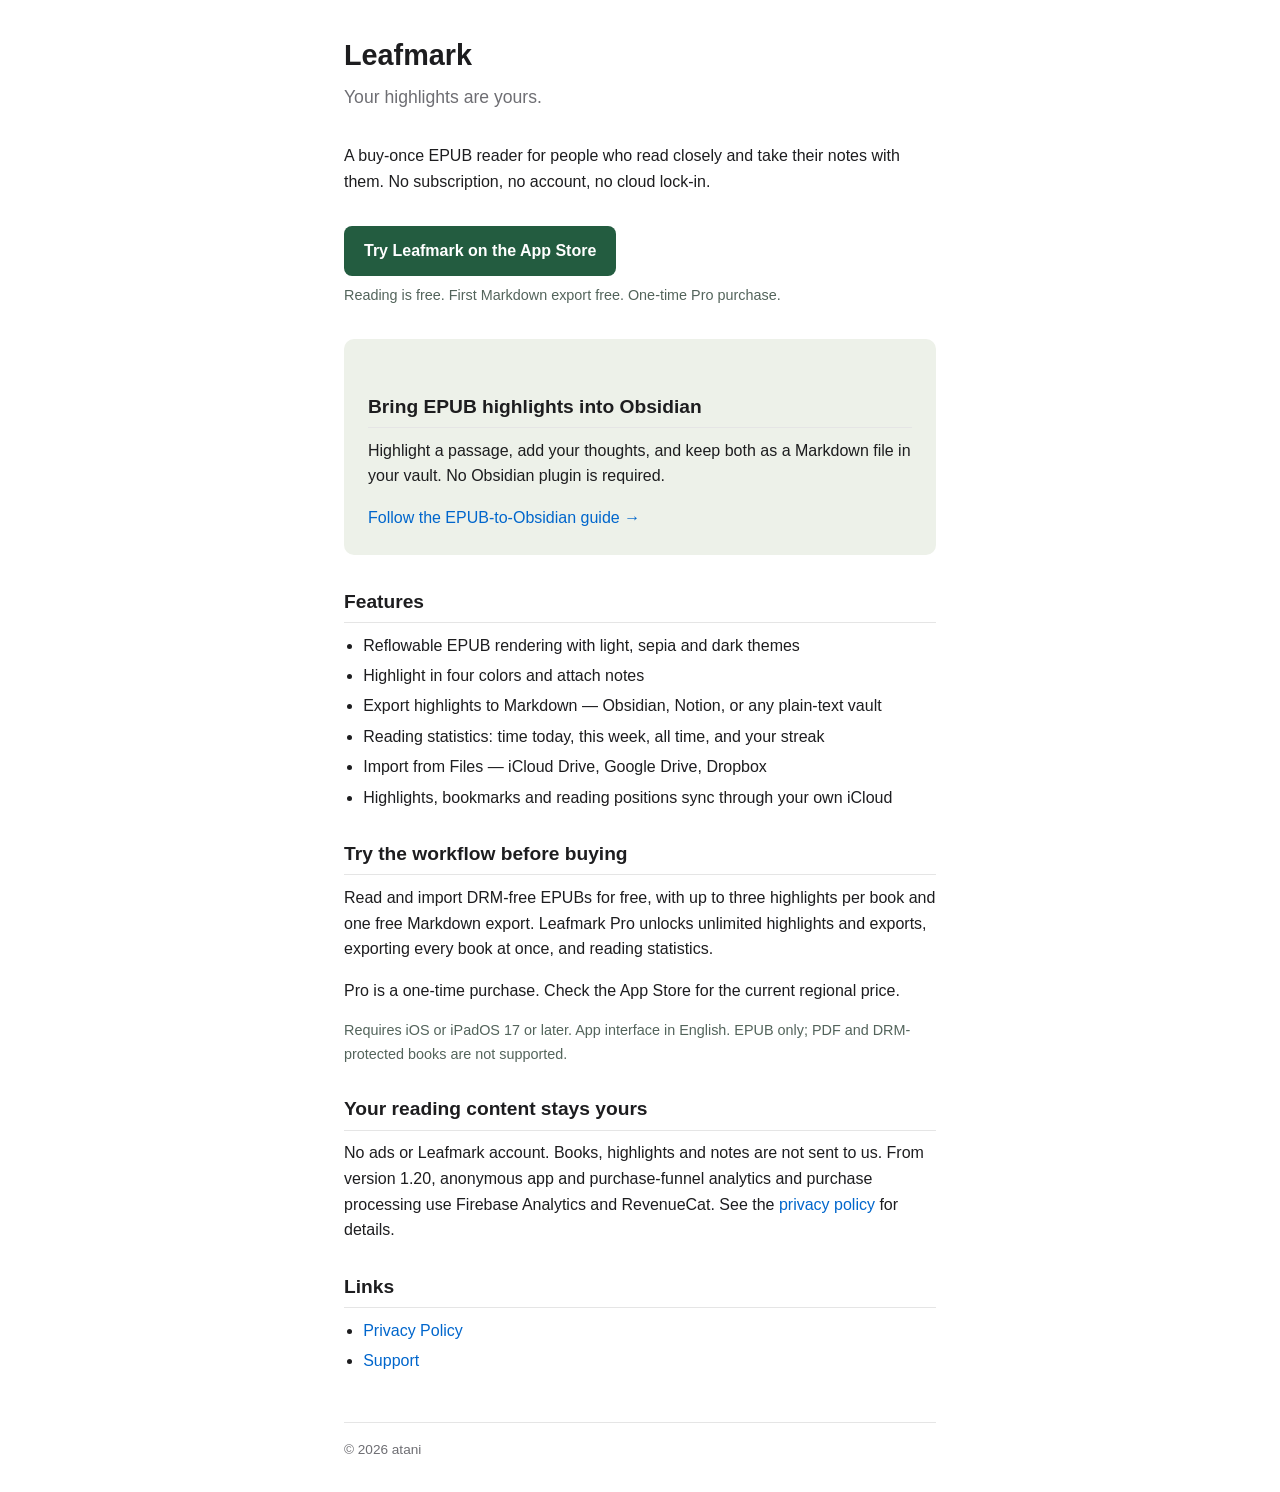
<file: index.html>
<!DOCTYPE html>
<html lang="en">
<head>
<meta charset="utf-8">
<meta name="viewport" content="width=device-width, initial-scale=1">
<title>Leafmark — EPUB Reader with Markdown Highlight Export</title>
<meta name="description" content="Read EPUBs on iPhone and iPad, highlight passages, and export reading notes to Markdown for Obsidian. Reading and your first export are free.">
<link rel="canonical" href="https://atani.github.io/leafmark-app/">
<meta name="apple-itunes-app" content="app-id=6781045740">
<meta property="og:type" content="website">
<meta property="og:title" content="Leafmark — Your highlights are yours">
<meta property="og:description" content="Keep EPUB highlights as Markdown. Read for free and try your first export free on iPhone and iPad.">
<meta property="og:url" content="https://atani.github.io/leafmark-app/">
<style>
  * { margin: 0; padding: 0; box-sizing: border-box; }
  body { font-family: -apple-system, BlinkMacSystemFont, "Segoe UI", Roboto, sans-serif; color: #1d1d1f; line-height: 1.6; max-width: 640px; margin: 0 auto; padding: 2rem 1.5rem; }
  h1 { font-size: 1.8rem; margin-bottom: .3rem; }
  .tagline { color: #6e6e73; font-size: 1.1rem; margin-bottom: 2rem; }
  h2 { font-size: 1.2rem; margin: 1.8rem 0 .6rem; border-bottom: 1px solid #e5e5e5; padding-bottom: .3rem; }
  ul { padding-left: 1.2rem; margin-bottom: 1rem; }
  li { margin-bottom: .3rem; }
  a { color: #0066cc; text-decoration: none; }
  a:hover { text-decoration: underline; }
  a:focus-visible { outline: 3px solid #235c40; outline-offset: 4px; }
  .button { display: inline-block; background: #235c40; color: white; border-radius: 8px; padding: 12px 20px; margin: 1rem 0 .5rem; font-weight: 600; }
  .fine { color: #53645b; font-size: .9rem; }
  .guide { background: #edf1e9; padding: 1.5rem; border-radius: 10px; margin: 2rem 0; }
  p { margin-bottom: 1rem; }
  footer { margin-top: 3rem; padding-top: 1rem; border-top: 1px solid #e5e5e5; color: #6e6e73; font-size: .85rem; }
</style>
</head>
<body>
<main>
<h1>Leafmark</h1>
<p class="tagline">Your highlights are yours.</p>

<p>A buy-once EPUB reader for people who read closely and take their notes with them. No subscription, no account, no cloud lock-in.</p>
<a class="button" href="https://apps.apple.com/app/apple-store/id6781045740?pt=129044417&amp;ct=lf-web-home&amp;mt=8">Try Leafmark on the App Store</a>
<p class="fine">Reading is free. First Markdown export free. One-time Pro purchase.</p>

<section class="guide">
<h2>Bring EPUB highlights into Obsidian</h2>
<p>Highlight a passage, add your thoughts, and keep both as a Markdown file in your vault. No Obsidian plugin is required.</p>
<a href="epub-highlights-to-obsidian/">Follow the EPUB-to-Obsidian guide →</a>
</section>

<h2>Features</h2>
<ul>
  <li>Reflowable EPUB rendering with light, sepia and dark themes</li>
  <li>Highlight in four colors and attach notes</li>
  <li>Export highlights to Markdown — Obsidian, Notion, or any plain-text vault</li>
  <li>Reading statistics: time today, this week, all time, and your streak</li>
  <li>Import from Files — iCloud Drive, Google Drive, Dropbox</li>
  <li>Highlights, bookmarks and reading positions sync through your own iCloud</li>
</ul>

<h2>Try the workflow before buying</h2>
<p>Read and import DRM-free EPUBs for free, with up to three highlights per book and one free Markdown export. Leafmark Pro unlocks unlimited highlights and exports, exporting every book at once, and reading statistics.</p>
<p>Pro is a one-time purchase. Check the App Store for the current regional price.</p>
<p class="fine">Requires iOS or iPadOS 17 or later. App interface in English. EPUB only; PDF and DRM-protected books are not supported.</p>

<h2>Your reading content stays yours</h2>
<p>No ads or Leafmark account. Books, highlights and notes are not sent to us. From version 1.20, anonymous app and purchase-funnel analytics and purchase processing use Firebase Analytics and RevenueCat. See the <a href="privacy.html">privacy policy</a> for details.</p>

<h2>Links</h2>
<ul>
  <li><a href="privacy.html">Privacy Policy</a></li>
  <li><a href="support.html">Support</a></li>
</ul>
</main>

<footer>&copy; 2026 atani</footer>
</body>
</html>
</file>
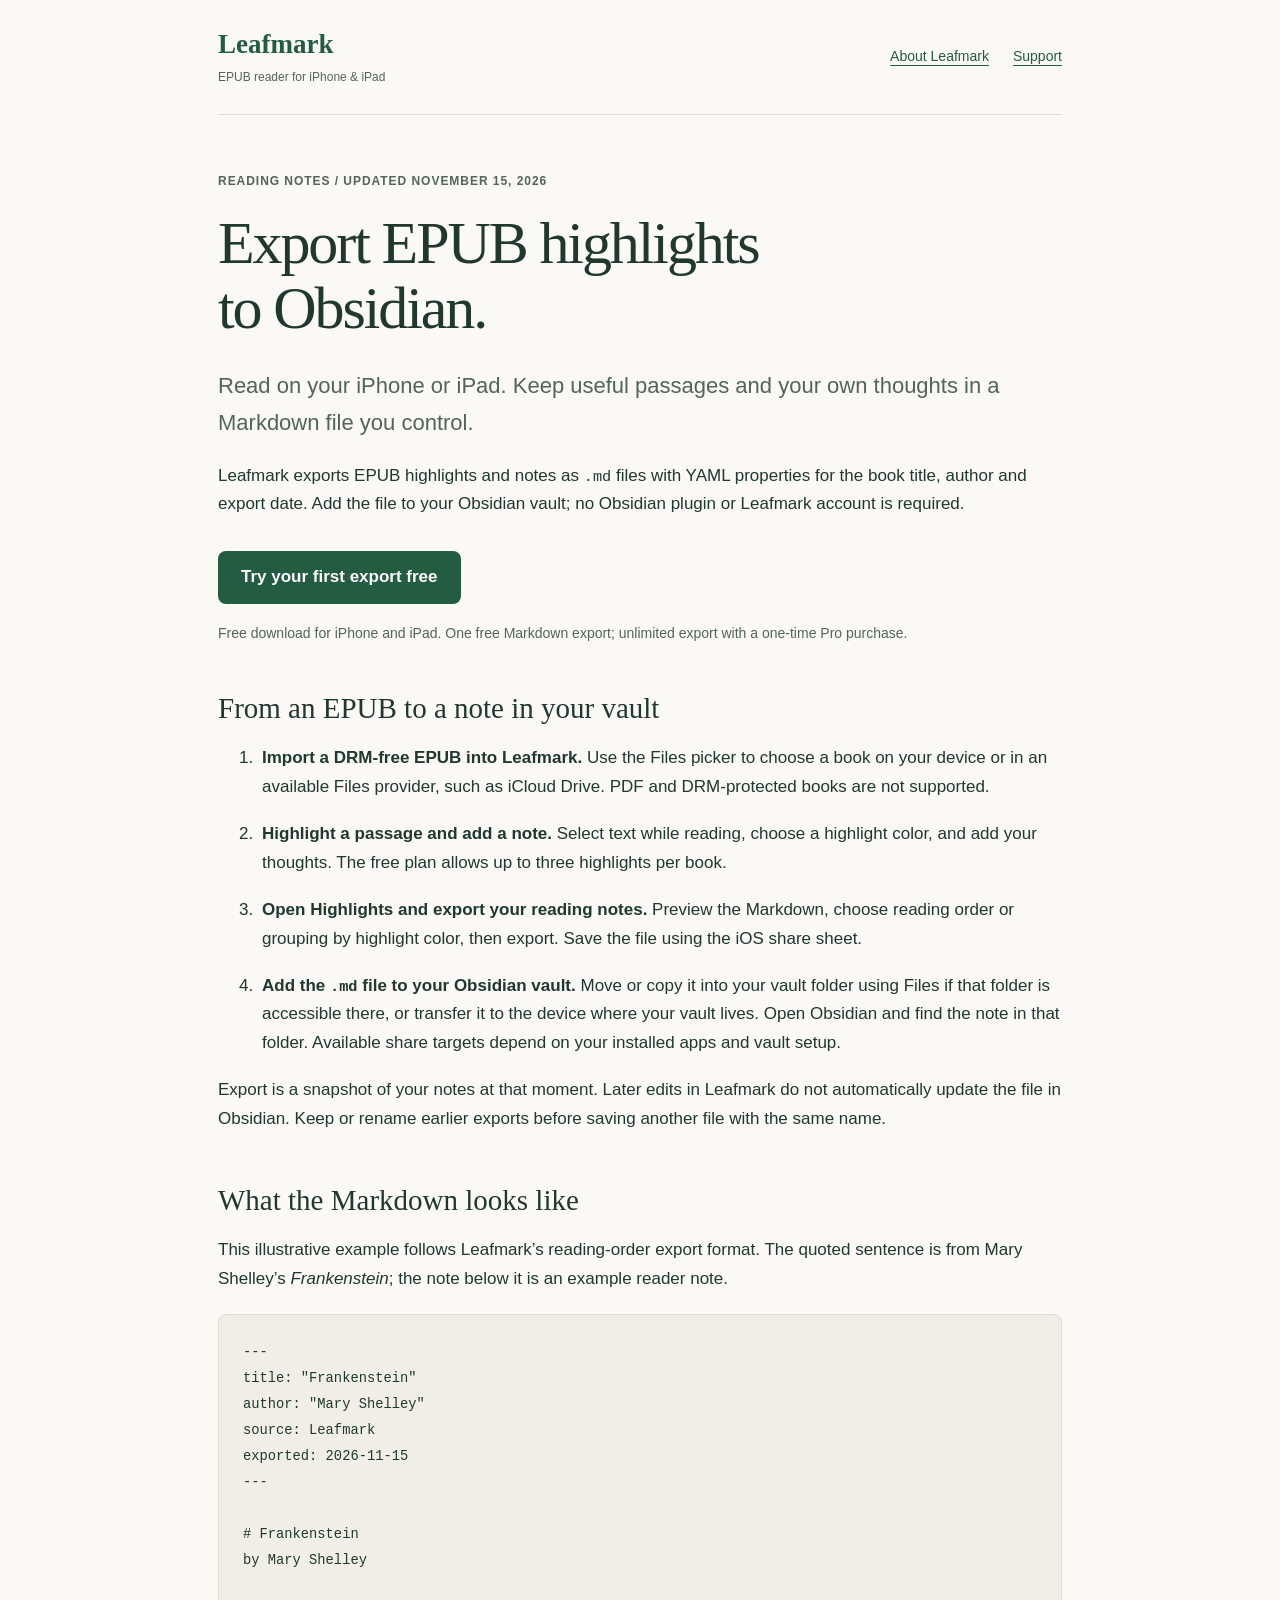
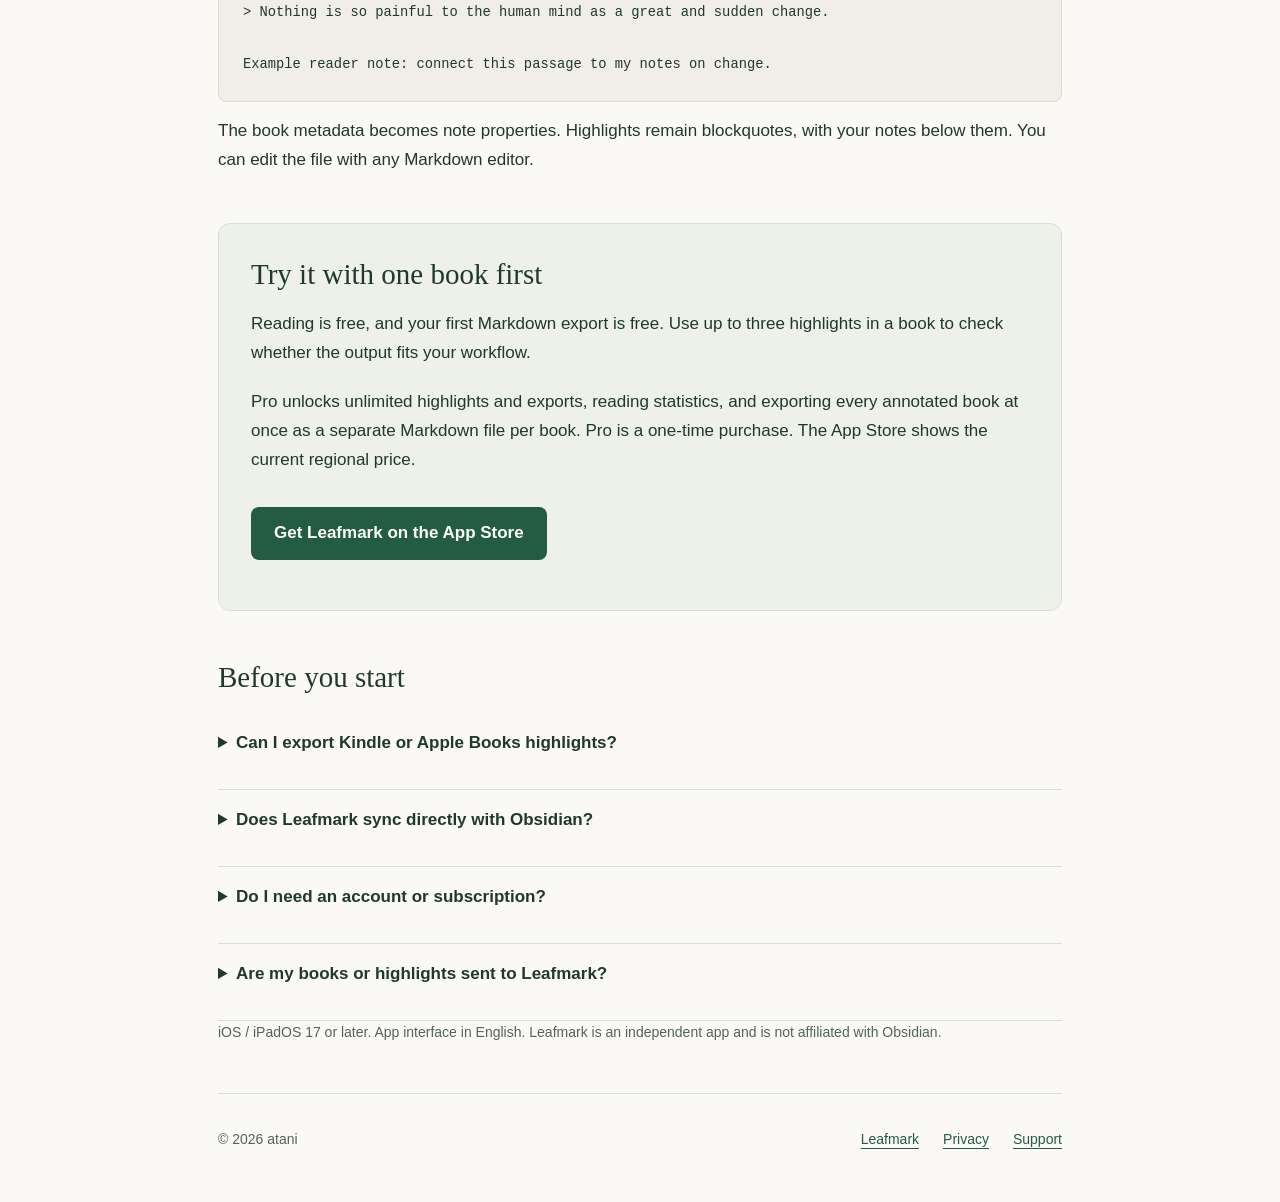
<file: epub-highlights-to-obsidian/index.html>
<!DOCTYPE html>
<html lang="en">
<head>
<meta charset="utf-8">
<meta name="viewport" content="width=device-width, initial-scale=1">
<title>Export EPUB Highlights to Obsidian on iPhone &amp; iPad — Leafmark</title>
<meta name="description" content="Turn EPUB highlights into Markdown notes for Obsidian with Leafmark. Follow the iPhone and iPad workflow, inspect a sample .md file, and try your first export free.">
<link rel="canonical" href="https://atani.github.io/leafmark-app/epub-highlights-to-obsidian/">
<meta name="apple-itunes-app" content="app-id=6781045740">
<meta property="og:type" content="article">
<meta property="og:title" content="How to export EPUB highlights to Obsidian">
<meta property="og:description" content="Highlight an EPUB, export Markdown, and add the file to your vault. First export free on iPhone and iPad.">
<meta property="og:url" content="https://atani.github.io/leafmark-app/epub-highlights-to-obsidian/">
<link rel="stylesheet" href="../assets/site.css">
</head>
<body>
<a class="skip" href="#main">Skip to content</a>
<header class="site-header">
  <a class="brand" href="../">Leafmark<span>EPUB reader for iPhone &amp; iPad</span></a>
  <nav aria-label="Main"><a href="../">About Leafmark</a><a href="../support.html">Support</a></nav>
</header>
<main id="main">
<article>
  <header class="hero">
    <p class="eyebrow">Reading notes / Updated November 15, 2026</p>
    <h1>Export EPUB highlights<br>to Obsidian.</h1>
    <p class="lead">Read on your iPhone or iPad. Keep useful passages and your own thoughts in a Markdown file you control.</p>
    <p>Leafmark exports EPUB highlights and notes as <code>.md</code> files with YAML properties for the book title, author and export date. Add the file to your Obsidian vault; no Obsidian plugin or Leafmark account is required.</p>
    <a class="button" href="https://apps.apple.com/app/apple-store/id6781045740?pt=129044417&amp;ct=lf-web-obsidian&amp;mt=8">Try your first export free</a>
    <p class="fine">Free download for iPhone and iPad. One free Markdown export; unlimited export with a one-time Pro purchase.</p>
  </header>
  <section>
    <h2>From an EPUB to a note in your vault</h2>
    <ol>
      <li><strong>Import a DRM-free EPUB into Leafmark.</strong> Use the Files picker to choose a book on your device or in an available Files provider, such as iCloud Drive. PDF and DRM-protected books are not supported.</li>
      <li><strong>Highlight a passage and add a note.</strong> Select text while reading, choose a highlight color, and add your thoughts. The free plan allows up to three highlights per book.</li>
      <li><strong>Open Highlights and export your reading notes.</strong> Preview the Markdown, choose reading order or grouping by highlight color, then export. Save the file using the iOS share sheet.</li>
      <li><strong>Add the <code>.md</code> file to your Obsidian vault.</strong> Move or copy it into your vault folder using Files if that folder is accessible there, or transfer it to the device where your vault lives. Open Obsidian and find the note in that folder. Available share targets depend on your installed apps and vault setup.</li>
    </ol>
    <p>Export is a snapshot of your notes at that moment. Later edits in Leafmark do not automatically update the file in Obsidian. Keep or rename earlier exports before saving another file with the same name.</p>
  </section>
  <section>
    <h2>What the Markdown looks like</h2>
    <p>This illustrative example follows Leafmark’s reading-order export format. The quoted sentence is from Mary Shelley’s <em>Frankenstein</em>; the note below it is an example reader note.</p>
    <pre><code>---
title: "Frankenstein"
author: "Mary Shelley"
source: Leafmark
exported: 2026-11-15
---

# Frankenstein
by Mary Shelley

&gt; Nothing is so painful to the human mind as a great and sudden change.

Example reader note: connect this passage to my notes on change.</code></pre>
    <p>The book metadata becomes note properties. Highlights remain blockquotes, with your notes below them. You can edit the file with any Markdown editor.</p>
  </section>
  <section class="panel">
    <h2>Try it with one book first</h2>
    <p>Reading is free, and your first Markdown export is free. Use up to three highlights in a book to check whether the output fits your workflow.</p>
    <p>Pro unlocks unlimited highlights and exports, reading statistics, and exporting every annotated book at once as a separate Markdown file per book. Pro is a one-time purchase. The App Store shows the current regional price.</p>
    <a class="button" href="https://apps.apple.com/app/apple-store/id6781045740?pt=129044417&amp;ct=lf-web-obsidian&amp;mt=8">Get Leafmark on the App Store</a>
  </section>
  <section>
    <h2>Before you start</h2>
    <details><summary>Can I export Kindle or Apple Books highlights?</summary><p>This workflow starts with a DRM-free EPUB imported into Leafmark. It does not import annotations from Kindle, Apple Books or other readers, and does not remove DRM.</p></details>
    <details><summary>Does Leafmark sync directly with Obsidian?</summary><p>No. Export a Markdown file and add it to your vault yourself. Leafmark’s iCloud sync keeps its own highlights, bookmarks and reading positions in step between your devices; it does not update an Obsidian vault.</p></details>
    <details><summary>Do I need an account or subscription?</summary><p>No Leafmark account is needed. Reading is free. Pro is a one-time purchase for unlimited annotation and export. Your choice of Obsidian vault synchronization is separate.</p></details>
    <details><summary>Are my books or highlights sent to Leafmark?</summary><p>Your reading content stays on your device or in your own iCloud. From version 1.20, Firebase Analytics measures anonymous app and purchase-funnel activity, and RevenueCat processes purchases. Read the <a href="../privacy.html">privacy policy</a> for details.</p></details>
    <p class="fine">iOS / iPadOS 17 or later. App interface in English. Leafmark is an independent app and is not affiliated with Obsidian.</p>
  </section>
</article>
</main>
<footer><span>© 2026 atani</span><a href="../">Leafmark</a><a href="../privacy.html">Privacy</a><a href="../support.html">Support</a></footer>
</body>
</html>
</file>
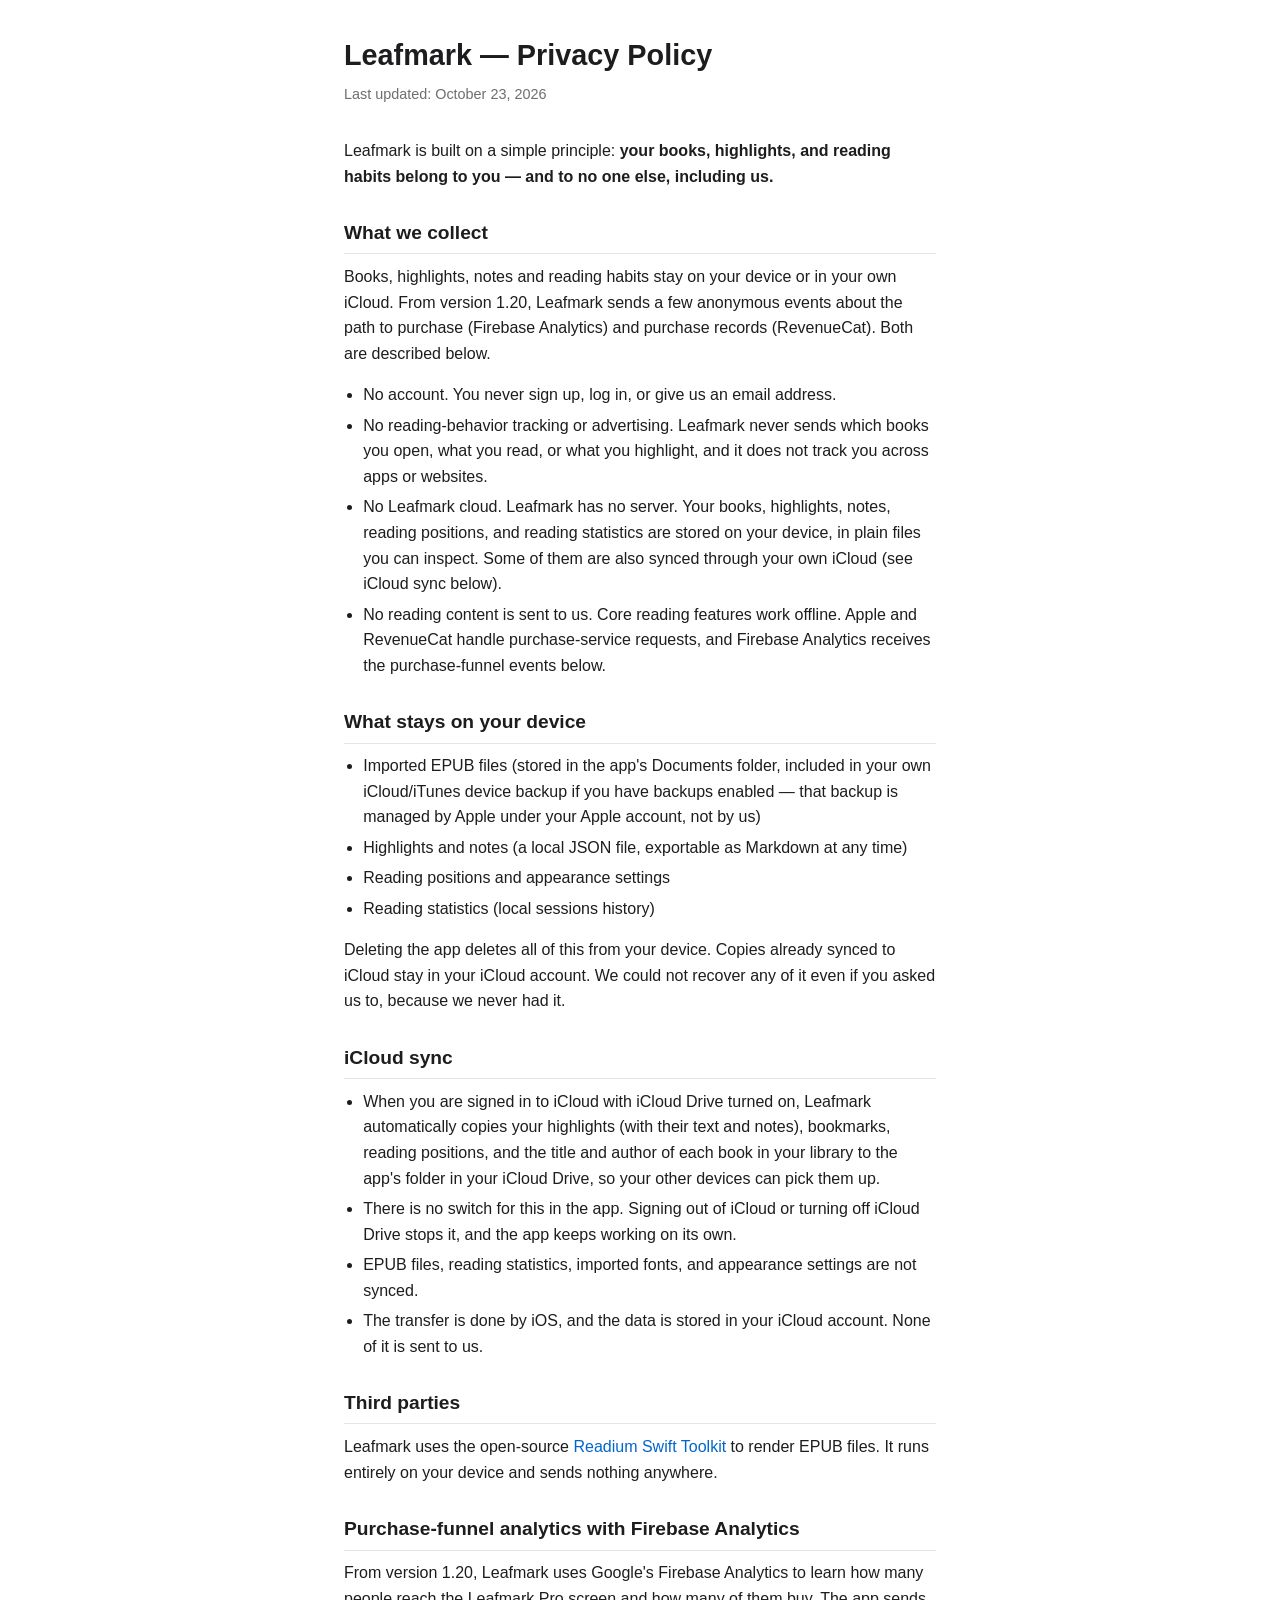
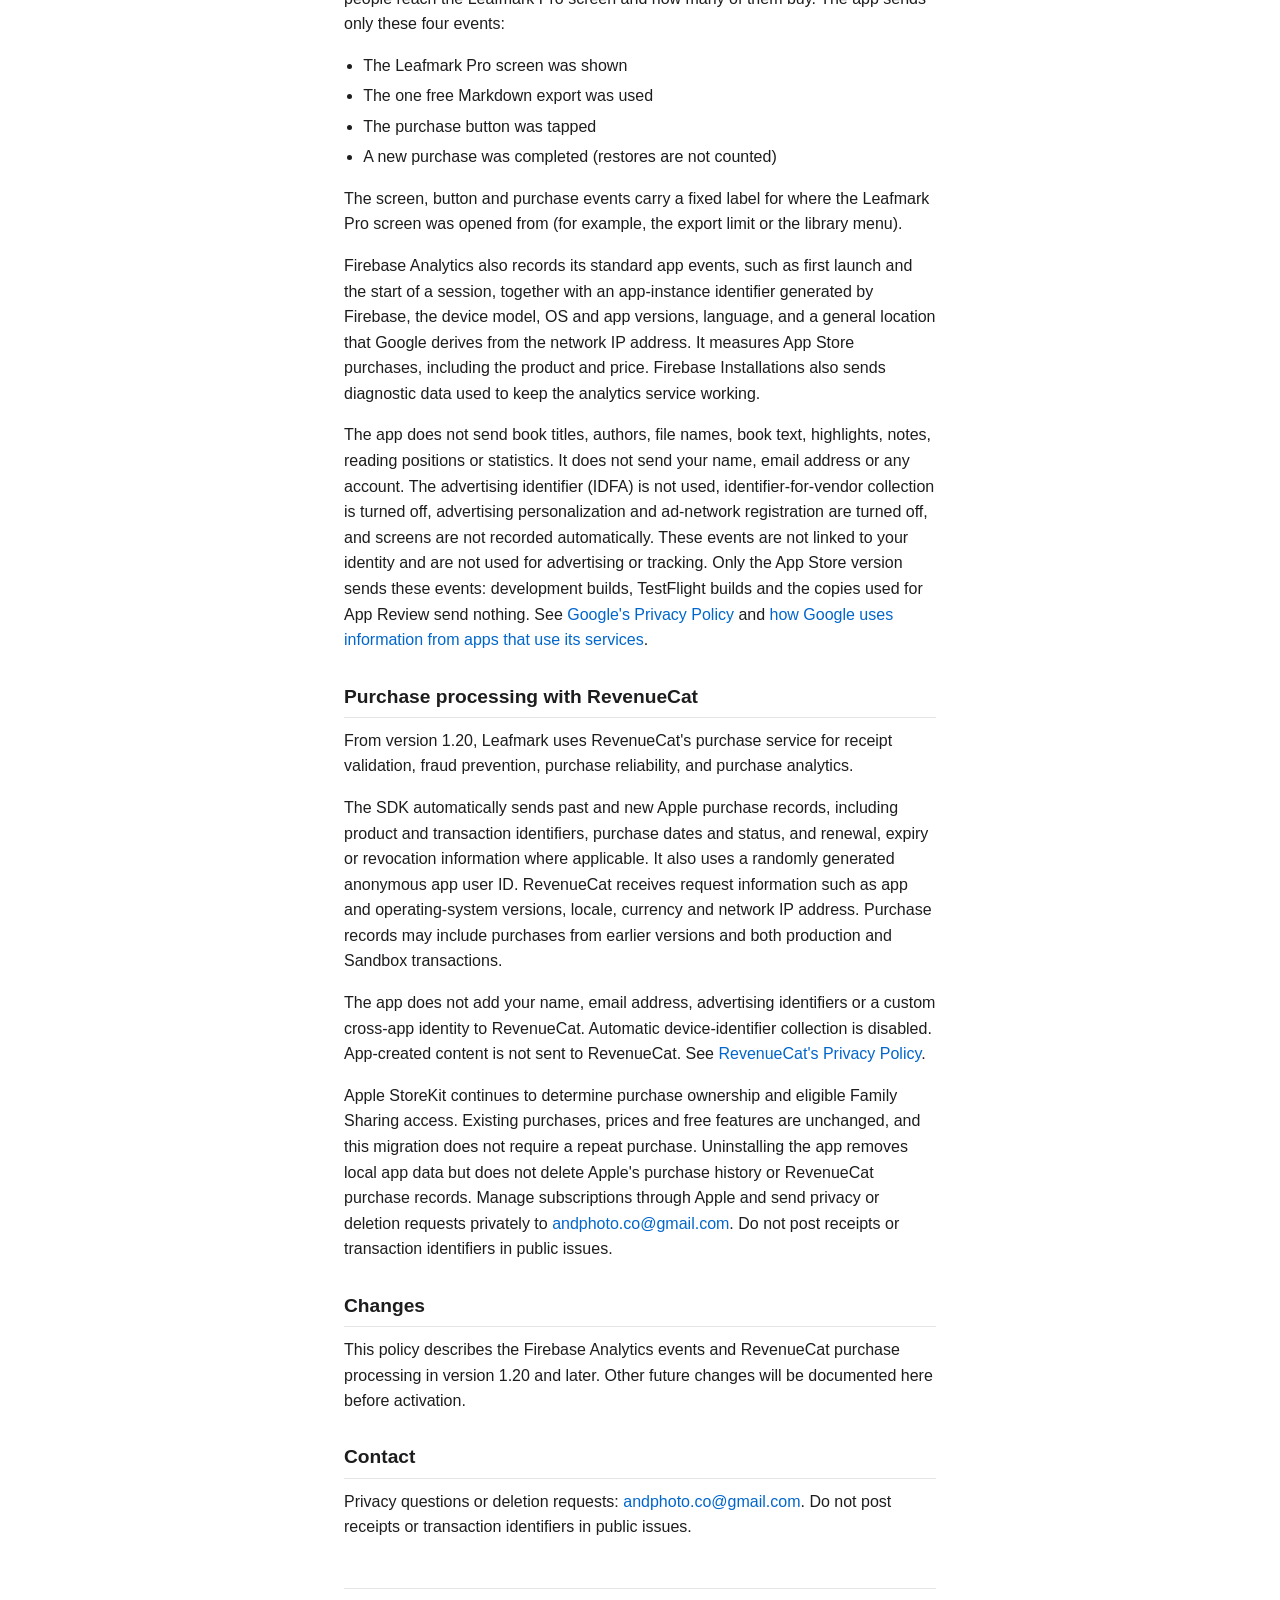
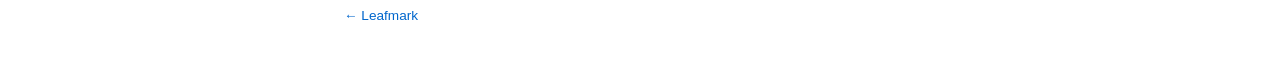
<file: privacy.html>
<!DOCTYPE html>
<html lang="en">
<head>
<meta charset="utf-8">
<meta name="viewport" content="width=device-width, initial-scale=1">
<title>Privacy Policy — Leafmark</title>
<style>
  * { margin: 0; padding: 0; box-sizing: border-box; }
  body { font-family: -apple-system, BlinkMacSystemFont, "Segoe UI", Roboto, sans-serif; color: #1d1d1f; line-height: 1.6; max-width: 640px; margin: 0 auto; padding: 2rem 1.5rem; }
  h1 { font-size: 1.8rem; margin-bottom: .3rem; }
  .updated { color: #6e6e73; font-size: .9rem; margin-bottom: 2rem; }
  h2 { font-size: 1.2rem; margin: 1.8rem 0 .6rem; border-bottom: 1px solid #e5e5e5; padding-bottom: .3rem; }
  ul { padding-left: 1.2rem; margin-bottom: 1rem; }
  li { margin-bottom: .3rem; }
  p { margin-bottom: 1rem; }
  a { color: #0066cc; text-decoration: none; }
  a:hover { text-decoration: underline; }
  strong { font-weight: 600; }
  footer { margin-top: 3rem; padding-top: 1rem; border-top: 1px solid #e5e5e5; color: #6e6e73; font-size: .85rem; }
</style>
</head>
<body>
<h1>Leafmark — Privacy Policy</h1>
<p class="updated">Last updated: October 23, 2026</p>

<p>Leafmark is built on a simple principle: <strong>your books, highlights, and reading habits belong to you — and to no one else, including us.</strong></p>

<h2>What we collect</h2>
<p>Books, highlights, notes and reading habits stay on your device or in your own iCloud. From version 1.20, Leafmark sends a few anonymous events about the path to purchase (Firebase Analytics) and purchase records (RevenueCat). Both are described below.</p>
<ul>
  <li>No account. You never sign up, log in, or give us an email address.</li>
  <li>No reading-behavior tracking or advertising. Leafmark never sends which books you open, what you read, or what you highlight, and it does not track you across apps or websites.</li>
  <li>No Leafmark cloud. Leafmark has no server. Your books, highlights, notes, reading positions, and reading statistics are stored on your device, in plain files you can inspect. Some of them are also synced through your own iCloud (see iCloud sync below).</li>
  <li>No reading content is sent to us. Core reading features work offline. Apple and RevenueCat handle purchase-service requests, and Firebase Analytics receives the purchase-funnel events below.</li>
</ul>

<h2>What stays on your device</h2>
<ul>
  <li>Imported EPUB files (stored in the app's Documents folder, included in your own iCloud/iTunes device backup if you have backups enabled — that backup is managed by Apple under your Apple account, not by us)</li>
  <li>Highlights and notes (a local JSON file, exportable as Markdown at any time)</li>
  <li>Reading positions and appearance settings</li>
  <li>Reading statistics (local sessions history)</li>
</ul>
<p>Deleting the app deletes all of this from your device. Copies already synced to iCloud stay in your iCloud account. We could not recover any of it even if you asked us to, because we never had it.</p>

<h2>iCloud sync</h2>
<ul>
  <li>When you are signed in to iCloud with iCloud Drive turned on, Leafmark automatically copies your highlights (with their text and notes), bookmarks, reading positions, and the title and author of each book in your library to the app's folder in your iCloud Drive, so your other devices can pick them up.</li>
  <li>There is no switch for this in the app. Signing out of iCloud or turning off iCloud Drive stops it, and the app keeps working on its own.</li>
  <li>EPUB files, reading statistics, imported fonts, and appearance settings are not synced.</li>
  <li>The transfer is done by iOS, and the data is stored in your iCloud account. None of it is sent to us.</li>
</ul>

<h2>Third parties</h2>
<p>Leafmark uses the open-source <a href="https://github.com/readium/swift-toolkit">Readium Swift Toolkit</a> to render EPUB files. It runs entirely on your device and sends nothing anywhere.</p>
<h2>Purchase-funnel analytics with Firebase Analytics</h2>
<p>From version 1.20, Leafmark uses Google's Firebase Analytics to learn how many people reach the Leafmark Pro screen and how many of them buy. The app sends only these four events:</p>
<ul>
  <li>The Leafmark Pro screen was shown</li>
  <li>The one free Markdown export was used</li>
  <li>The purchase button was tapped</li>
  <li>A new purchase was completed (restores are not counted)</li>
</ul>
<p>The screen, button and purchase events carry a fixed label for where the Leafmark Pro screen was opened from (for example, the export limit or the library menu).</p>
<p>Firebase Analytics also records its standard app events, such as first launch and the start of a session, together with an app-instance identifier generated by Firebase, the device model, OS and app versions, language, and a general location that Google derives from the network IP address. It measures App Store purchases, including the product and price. Firebase Installations also sends diagnostic data used to keep the analytics service working.</p>
<p>The app does not send book titles, authors, file names, book text, highlights, notes, reading positions or statistics. It does not send your name, email address or any account. The advertising identifier (IDFA) is not used, identifier-for-vendor collection is turned off, advertising personalization and ad-network registration are turned off, and screens are not recorded automatically. These events are not linked to your identity and are not used for advertising or tracking. Only the App Store version sends these events: development builds, TestFlight builds and the copies used for App Review send nothing. See <a href="https://policies.google.com/privacy">Google's Privacy Policy</a> and <a href="https://policies.google.com/technologies/partner-sites">how Google uses information from apps that use its services</a>.</p>

<h2>Purchase processing with RevenueCat</h2>
<p>From version 1.20, Leafmark uses RevenueCat's purchase service for receipt validation, fraud prevention, purchase reliability, and purchase analytics.</p>
<p>The SDK automatically sends past and new Apple purchase records, including product and transaction identifiers, purchase dates and status, and renewal, expiry or revocation information where applicable. It also uses a randomly generated anonymous app user ID. RevenueCat receives request information such as app and operating-system versions, locale, currency and network IP address. Purchase records may include purchases from earlier versions and both production and Sandbox transactions.</p>
<p>The app does not add your name, email address, advertising identifiers or a custom cross-app identity to RevenueCat. Automatic device-identifier collection is disabled. App-created content is not sent to RevenueCat. See <a href="https://www.revenuecat.com/privacy">RevenueCat's Privacy Policy</a>.</p>
<p>Apple StoreKit continues to determine purchase ownership and eligible Family Sharing access. Existing purchases, prices and free features are unchanged, and this migration does not require a repeat purchase. Uninstalling the app removes local app data but does not delete Apple's purchase history or RevenueCat purchase records. Manage subscriptions through Apple and send privacy or deletion requests privately to <a href="mailto:andphoto.co@gmail.com">andphoto.co@gmail.com</a>. Do not post receipts or transaction identifiers in public issues.</p>


<h2>Changes</h2>
<p>This policy describes the Firebase Analytics events and RevenueCat purchase processing in version 1.20 and later. Other future changes will be documented here before activation.</p>

<h2>Contact</h2>
<p>Privacy questions or deletion requests: <a href="mailto:andphoto.co@gmail.com">andphoto.co@gmail.com</a>. Do not post receipts or transaction identifiers in public issues.</p>

<footer><a href="index.html">← Leafmark</a></footer>
</body>
</html>
</file>
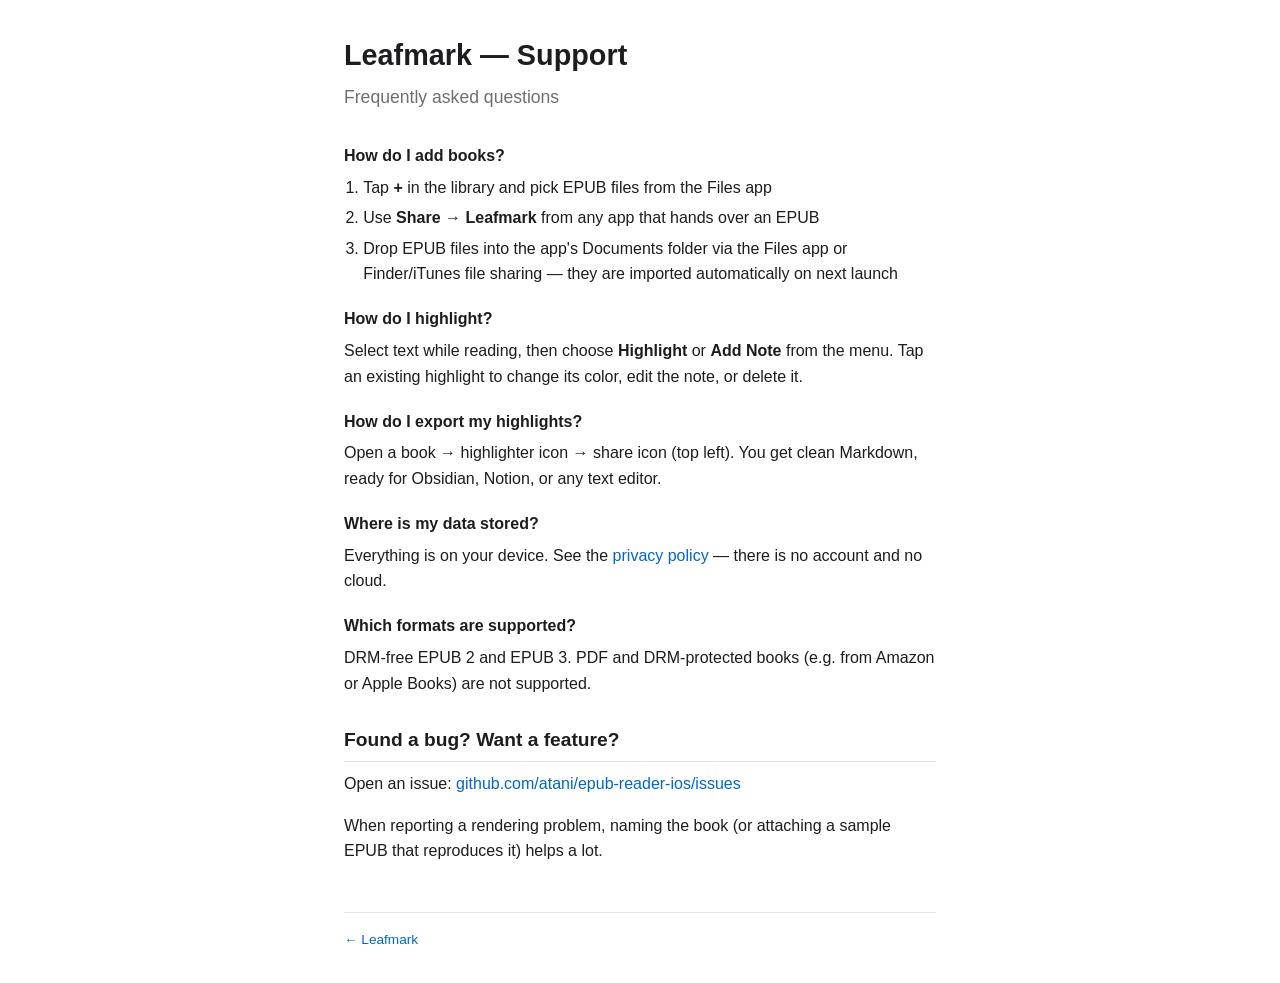
<file: support.html>
<!DOCTYPE html>
<html lang="en">
<head>
<meta charset="utf-8">
<meta name="viewport" content="width=device-width, initial-scale=1">
<title>Support — Leafmark</title>
<style>
  * { margin: 0; padding: 0; box-sizing: border-box; }
  body { font-family: -apple-system, BlinkMacSystemFont, "Segoe UI", Roboto, sans-serif; color: #1d1d1f; line-height: 1.6; max-width: 640px; margin: 0 auto; padding: 2rem 1.5rem; }
  h1 { font-size: 1.8rem; margin-bottom: .3rem; }
  .tagline { color: #6e6e73; font-size: 1.1rem; margin-bottom: 2rem; }
  h2 { font-size: 1.2rem; margin: 1.8rem 0 .6rem; border-bottom: 1px solid #e5e5e5; padding-bottom: .3rem; }
  h3 { font-size: 1rem; margin: 1.2rem 0 .4rem; }
  ol, ul { padding-left: 1.2rem; margin-bottom: 1rem; }
  li { margin-bottom: .3rem; }
  p { margin-bottom: 1rem; }
  a { color: #0066cc; text-decoration: none; }
  a:hover { text-decoration: underline; }
  footer { margin-top: 3rem; padding-top: 1rem; border-top: 1px solid #e5e5e5; color: #6e6e73; font-size: .85rem; }
</style>
</head>
<body>
<h1>Leafmark — Support</h1>
<p class="tagline">Frequently asked questions</p>

<h3>How do I add books?</h3>
<ol>
  <li>Tap <strong>+</strong> in the library and pick EPUB files from the Files app</li>
  <li>Use <strong>Share → Leafmark</strong> from any app that hands over an EPUB</li>
  <li>Drop EPUB files into the app's Documents folder via the Files app or Finder/iTunes file sharing — they are imported automatically on next launch</li>
</ol>

<h3>How do I highlight?</h3>
<p>Select text while reading, then choose <strong>Highlight</strong> or <strong>Add Note</strong> from the menu. Tap an existing highlight to change its color, edit the note, or delete it.</p>

<h3>How do I export my highlights?</h3>
<p>Open a book → highlighter icon → share icon (top left). You get clean Markdown, ready for Obsidian, Notion, or any text editor.</p>

<h3>Where is my data stored?</h3>
<p>Everything is on your device. See the <a href="privacy.html">privacy policy</a> — there is no account and no cloud.</p>

<h3>Which formats are supported?</h3>
<p>DRM-free EPUB 2 and EPUB 3. PDF and DRM-protected books (e.g. from Amazon or Apple Books) are not supported.</p>

<h2>Found a bug? Want a feature?</h2>
<p>Open an issue: <a href="https://github.com/atani/epub-reader-ios/issues">github.com/atani/epub-reader-ios/issues</a></p>
<p>When reporting a rendering problem, naming the book (or attaching a sample EPUB that reproduces it) helps a lot.</p>

<footer><a href="index.html">← Leafmark</a></footer>
</body>
</html>
</file>
<file: assets/site.css>
:root { color-scheme: light; --ink: #20382d; --muted: #53645b; --paper: #faf9f5; --green: #235c40; --line: #d9dfd6; }
* { box-sizing: border-box; }
body { margin: 0 auto; max-width: 900px; padding: 0 28px; background: var(--paper); color: var(--ink); font: 17px/1.7 -apple-system, BlinkMacSystemFont, "Segoe UI", sans-serif; }
a { color: var(--green); text-underline-offset: 4px; }
a:hover { text-decoration-thickness: 2px; }
a:focus-visible { outline: 3px solid #926310; outline-offset: 5px; }
.skip { position: absolute; top: -100px; background: white; padding: 12px; z-index: 1; }
.skip:focus { top: 0; }
.site-header { display: flex; align-items: center; justify-content: space-between; gap: 24px; padding: 28px 0; border-bottom: 1px solid var(--line); }
.brand { font: 700 27px/1.25 Georgia, serif; text-decoration: none; }
.brand span { display: block; margin-top: 6px; color: var(--muted); font: 12px/1.5 -apple-system, BlinkMacSystemFont, "Segoe UI", sans-serif; }
nav { display: flex; flex-wrap: wrap; gap: 12px 24px; font-size: 14px; }
nav a, footer a { display: inline-flex; align-items: center; min-height: 44px; }
.hero { padding: 56px 0 24px; }
.eyebrow { color: var(--muted); font-size: 12px; font-weight: 650; letter-spacing: .08em; text-transform: uppercase; }
h1, h2 { text-wrap: balance; }
h1 { font: 500 clamp(38px, 6vw, 60px)/1.08 Georgia, serif; letter-spacing: -.035em; margin: 18px 0 26px; }
h2 { font: 500 29px/1.25 Georgia, serif; margin: 0 0 18px; }
p { margin: 0 0 20px; }
.lead { font-size: 22px; color: var(--muted); }
.button { display: inline-flex; align-items: center; justify-content: center; min-height: 48px; padding: 12px 23px; margin: 12px 0 18px; border-radius: 8px; background: var(--green); color: white; font-weight: 600; text-decoration: none; text-align: center; }
.button:hover { background: #19442e; }
.fine { color: var(--muted); font-size: 14px; }
section { margin-bottom: 48px; }
.panel { padding: 32px; background: #edf1e9; border: 1px solid var(--line); border-radius: 12px; }
li { margin-bottom: 18px; padding-left: 4px; }
code, pre { font-family: ui-monospace, SFMono-Regular, Menlo, monospace; font-size: .9em; }
pre { overflow-x: auto; max-width: 100%; padding: 24px; background: #f0eee6; border: 1px solid var(--line); border-radius: 8px; line-height: 1.7; }
details { padding: 16px 0; border-bottom: 1px solid var(--line); }
summary { cursor: pointer; font-weight: 600; min-height: 44px; }
details p { margin: 14px 0 0; }
footer { display: flex; flex-wrap: wrap; align-items: center; gap: 12px 24px; padding: 24px 0 40px; border-top: 1px solid var(--line); color: var(--muted); font-size: 14px; }
footer span { margin-right: auto; }
@media (max-width: 640px) {
  body { padding: 0 20px; }
  .site-header { align-items: flex-start; flex-direction: column; gap: 10px; }
  .hero { padding: 36px 0 20px; }
  .lead { font-size: 20px; }
  .panel { padding: 24px; }
  section { margin-bottom: 36px; }
  pre { padding: 16px; }
}
</file>
